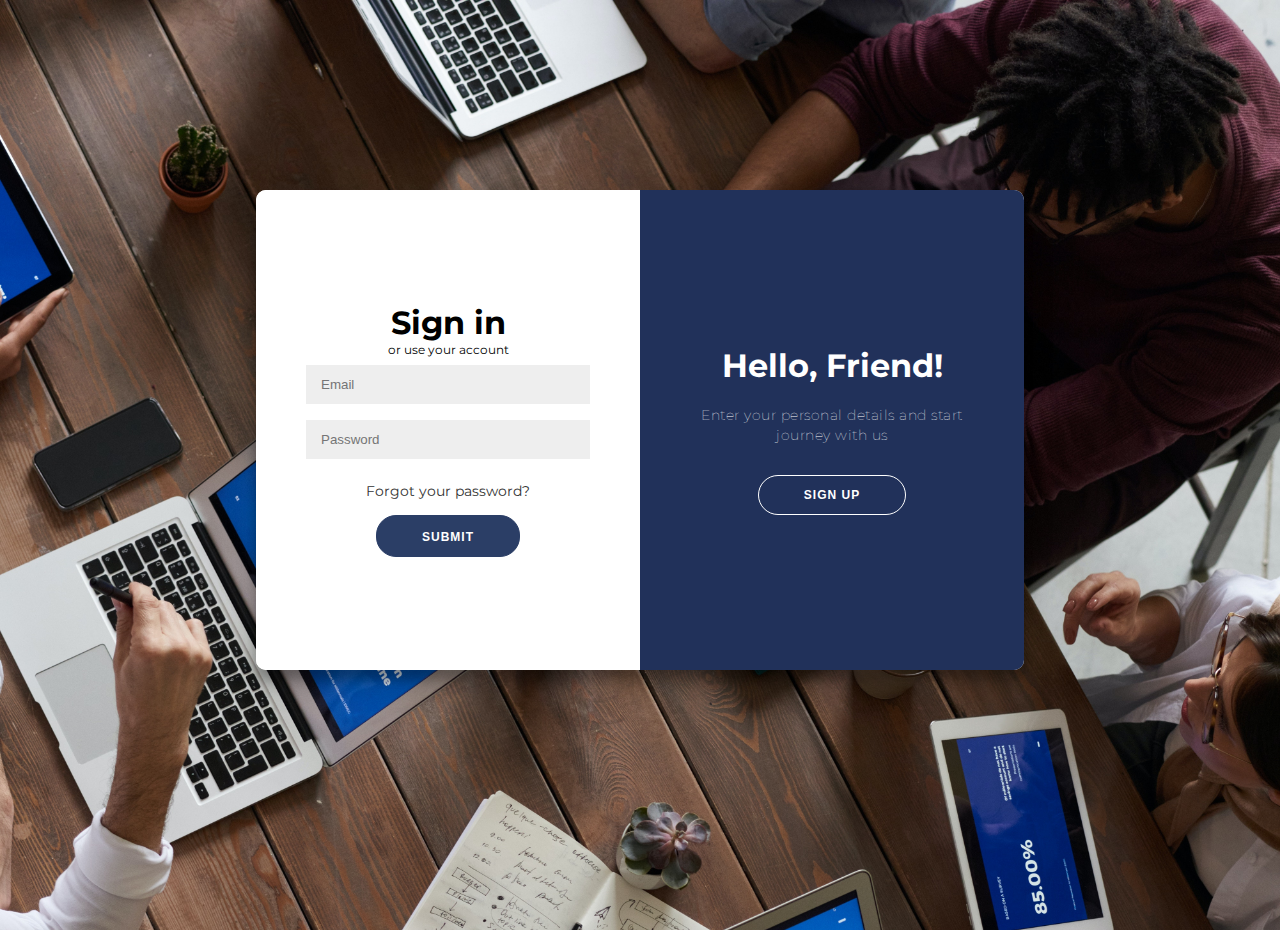
<file: Signin/signin.html>
<!DOCTYPE html>
<html lang="en">
<head>
	<meta charset="UTF-8">
	<meta http-equiv="X-UA-Compatible" content="IE=edge">
	<meta name="viewport" content="width=device-width, initial-scale=1.0">
	<title>Document</title>
	<link rel="stylesheet" href="./signin.css">
</head>
<body>
	<div class="container" id="container">
		<div class="form-container sign-up-container">
 
			<!-- START for create account -->

			<form action="#">
				<h1>Create Account</h1>
<span>or use your email for registration</span>
<input  id="username" type="text" placeholder="Name" />
<input  id="email" type="email" placeholder="Email" />
<input  id="pass" type="password" placeholder="Password" />
<!-- <input  id="pass2" type="password" placeholder="RePassword" /> -->
<p id="validp"> </p>
<button  class="submitSginUp" onclick="checkData()"> </button>
</form>
		</div>
		<!-- End For Creat Your Acount  -->

		<!-- start fo Sign iN  -->
		<div class="form-container sign-in-container">
			
			<form>
				<h1>Sign in</h1>
				<span>or use your account</span>
				<input id="email2" type="email" placeholder="Email" />
				<input id="pass2" type="password" placeholder="Password" />
				<a href="#">Forgot your password?</a>
				<button  class="submitSginip" onclick="compareData()" type="submit"><a href="./Home/home.html"></a>submit </button>
			</form>
		</div>
		<div class="overlay-container">
			<div class="overlay">
				<div class="overlay-panel overlay-left">
					<h1>Welcome Back!</h1>
					<p>To keep connected with us please login with your personal info</p>
					<button class="ghost" id="signIn">Sign In</button>
				</div>
				<div class="overlay-panel overlay-right">
					<h1>Hello, Friend!</h1>
					<p>Enter your personal details and start journey with us</p>
					<button class="ghost" id="signUp">Sign Up</button>
				</div>
			</div>
		</div>
	</div>

<script>
	
	// function for check data
  function checkData()

  {
	let arrayRej=JSON.parse(localStorage.getItem("infoUser"))||[];
	let objRej={};
	let checkErr=0;

	let checkName =document.getElementById("username").value;
	let checkEmail =document.getElementById("email").value;
	let checkPassword =document.getElementById("pass").value;
     
	// let checkPassword2 =document.getElementById("pass2").value;
        //  console.log(checkName);
        //  console.log(checkEmail);
        //  console.log(checkPassword);
        //  console.log(checkPassword2);
		
		try{
			if(!checkName.match(/^[a-z ,.'-]+$/i) ) throw "name for information"
			if(!checkPassword.match( /^((?=.[a-z])(?=.[A-Z])(?=.*[0-9]))/)  ) throw "pas for information"
			if(!checkEmail.match("^[a-zA-Z0-9+_.-]+@[a-zA-Z0-9.-]+$")) throw "email for information"
		}
		catch(error){
		checkErr++;
         let err=document.getElementById("validp");
		 err.innerHTML=error;
		}
	 
		// let gg= 
		if(checkErr==0)
		{  
			objRej={
		Name:checkName,
		Email:checkEmail,
		Password:checkPassword
	  }
	  arrayRej.push(objRej);
	  console.log(arrayRej);
	  localStorage.setItem("infoUser",JSON.stringify(arrayRej));
    //   gg()
	// 	}
	// 	function gg(){
	// 		console.log("gg");
    //    return window.location.href='https://www.google.com/';
	// 	}
		
  } 
  }
// function for compaire  

function compareData()
{
	let arrayCombare=JSON.parse(localStorage.getItem("infoUser"))|| [];
	let email2=document.getElementById("email2");
	let pass2=document.getElementById("pass2");

	arrayCombare.map (e =>{ 
		console.log(e.Email);

		if(e.Email==email2.value && e.Password==pass2.value)
		{
		window.location=("welcom.html");
			
		}
		        
		else  {
			console.log("soory");
			
		}
		event.preventDefault();
	})
}

</script>
   

	<script src="./signin.js"></script>
</body>
</html>
</file>
<file: Signin/signin.css>
@import url('https://fonts.googleapis.com/css?family=Montserrat:400,800');

* {
	box-sizing: border-box;
}

body {
	background-image: url(../images/HAMS.jpg);
    background-size: cover;
	display: flex;
	justify-content: center;
	align-items: center;
	flex-direction: column;
	font-family: 'Montserrat', sans-serif;
	height: 100vh;
	margin: -20px 0 50px;
}

h1 {
	font-weight: bold;
	margin: 0;
}

h2 {
	text-align: center;
}

p {
	font-size: 14px;
	font-weight: 100;
	line-height: 20px;
	letter-spacing: 0.5px;
	margin: 20px 0 30px;
}

span {
	font-size: 12px;
}

a {
	color: #333;
	font-size: 14px;
	text-decoration: none;
	margin: 15px 0;
}

button , #mah , .mm {
	border-radius: 20px;
	border: 1px solid #2b3e66;
	background-color: #2b3e66;
	color: #FFFFFF;
	font-size: 12px;
	font-weight: bold;
	padding: 12px 45px;
	letter-spacing: 1px;
	text-transform: uppercase;
	transition: transform 80ms ease-in;
}

button:active {
	transform: scale(0.95);
}

button:focus {
	outline: none;
}

button.ghost {
	background-color: transparent;
	border-color: #FFFFFF;
}

form {
	background-color: #FFFFFF;
	display: flex;
	align-items: center;
	justify-content: center;
	flex-direction: column;
	padding: 0 50px;
	height: 100%;
	text-align: center;
}

input {
	background-color: #eee;
	border: none;
	padding: 12px 15px;
	margin: 8px 0;
	width: 100%;
}

.container {
	background-color: #fff;
	border-radius: 10px;
  	box-shadow: 0 14px 28px rgba(0,0,0,0.25), 
			0 10px 10px rgba(0,0,0,0.22);
	position: relative;
	overflow: hidden;
	width: 768px;
	max-width: 100%;
	min-height: 480px;
}

.form-container {
	position: absolute;
	top: 0;
	height: 100%;
	transition: all 0.6s ease-in-out;
}

.sign-in-container {
	left: 0;
	width: 50%;
	z-index: 2;
}

.container.right-panel-active .sign-in-container {
	transform: translateX(100%);
}

.sign-up-container {
	left: 0;
	width: 50%;
	opacity: 0;
	z-index: 1;
}

.container.right-panel-active .sign-up-container {
	transform: translateX(100%);
	opacity: 1;
	z-index: 5;
	animation: show 0.6s;
}

@keyframes show {
	0%, 49.99% {
		opacity: 0;
		z-index: 1;
	}
	
	50%, 100% {
		opacity: 1;
		z-index: 5;
	}
}

.overlay-container {
	position: absolute;
	top: 0;
	left: 50%;
	width: 50%;
	height: 100%;
	overflow: hidden;
	transition: transform 0.6s ease-in-out;
	z-index: 100;
}

.container.right-panel-active .overlay-container{
	transform: translateX(-100%);
}

.overlay {
	background: #21315a;
    --linear-grad: linear-gradient(to right, #525f76, #2e4c70);
    --grad-clr1: #2a3241;
    --grad-clr2: #37414e;
	background-repeat: no-repeat;
	background-size: cover;
	background-position: 0 0;
	color: #ffffff;
	position: relative;
	left: -100%;
	height: 100%;
	width: 200%;
  	transform: translateX(0);
	transition: transform 0.6s ease-in-out;
}

.container.right-panel-active .overlay {
  	transform: translateX(50%);
}

.overlay-panel {
	position: absolute;
	display: flex;
	align-items: center;
	justify-content: center;
	flex-direction: column;
	padding: 0 40px;
	text-align: center;
	top: 0;
	height: 100%;
	width: 50%;
	transform: translateX(0);
	transition: transform 0.6s ease-in-out;
}

.overlay-left {
	transform: translateX(-20%);
}

.container.right-panel-active .overlay-left {
	transform: translateX(0);
}

.overlay-right {
	right: 0;
	transform: translateX(0);
}

.container.right-panel-active .overlay-right {
	transform: translateX(20%);
}

.social-container {
	margin: 20px 0;
}

.social-container a {
	border: 1px solid #DDDDDD;
	border-radius: 50%;
	display: inline-flex;
	justify-content: center;
	align-items: center;
	margin: 0 5px;
	height: 40px;
	width: 40px;
}

footer {
    background-color: #222;
    color: #fff;
    font-size: 14px;
    bottom: 0;
    position: fixed;
    left: 0;
    right: 0;
    text-align: center;
    z-index: 999;
}

footer p {
    margin: 10px 0;
}

footer i {
    color: rgb(0, 0, 255);
}

footer a {
    color: #3c97bf;
    text-decoration: none;
}

.LogoS img {
    width : 50px;
    height: 50px;
    border-radius: 100%;
    box-shadow: #21315a 2px 6px 10px;
}

.LogoS {

    padding: 0%;
    margin-top: 3%;
    margin-left: 45%;
}
</file>
